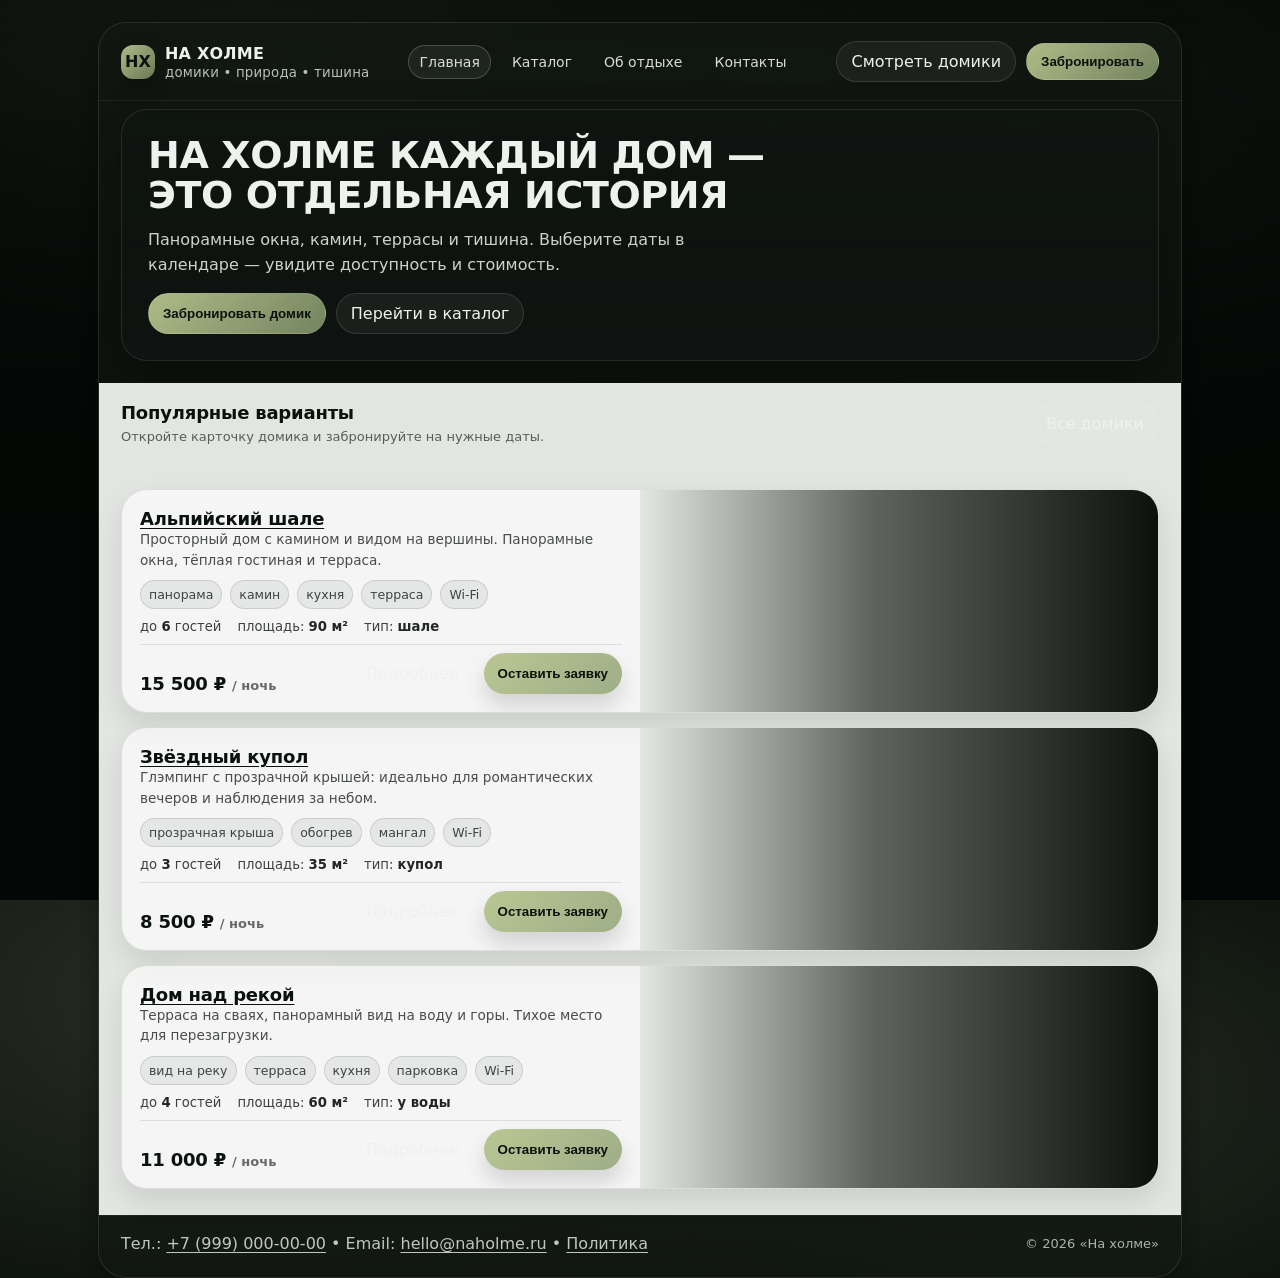
<file: index.html>
<!doctype html>
<html lang="ru">
<head>
  <meta charset="utf-8" />
  <meta name="viewport" content="width=device-width, initial-scale=1" />
  <title>На холме — бронирование коттеджей</title>
  <meta name="description" content="Уютные домики на природе: шале, купола, у воды. Онлайн-заявка на бронирование." />
  <link rel="stylesheet" href="assets/css/styles.css" />
</head>
<body>
  <div class="page-bg" aria-hidden="true"></div>

  <main class="container">
    <section class="shell">
      <header class="header">
        <a class="brand" href="index.html">
          <div class="logo">НХ</div>
          <div>
            <div>НА ХОЛМЕ</div>
            <small>домики • природа • тишина</small>
          </div>
        </a>

        <nav aria-label="Навигация">
          <a data-page="index.html" href="index.html">Главная</a>
          <a data-page="catalog.html" href="catalog.html">Каталог</a>
          <a data-page="about.html" href="about.html">Об отдыхе</a>
          <a data-page="contacts.html" href="contacts.html">Контакты</a>
        </nav>

        <div class="header-actions">
          <a class="btn" href="catalog.html">Смотреть домики</a>
          <button class="btn btn-primary" type="button" data-open-booking>Забронировать</button>
          <button class="btn nav-toggle" type="button" id="navToggle">Меню</button>
        </div>
      </header>

      <div class="mobile-nav" id="mobileNav">
        <a href="index.html">Главная</a>
        <a href="catalog.html">Каталог</a>
        <a href="about.html">Об отдыхе</a>
        <a href="contacts.html">Контакты</a>
      </div>

      <section class="hero">
        <div class="hero-card">
          <h1>НА ХОЛМЕ КАЖДЫЙ ДОМ —<br/>ЭТО ОТДЕЛЬНАЯ ИСТОРИЯ</h1>
          <p>
            Панорамные окна, камин, террасы и тишина. Выберите даты в календаре — увидите доступность и стоимость.
          </p>
          <div style="display:flex; gap:10px; flex-wrap:wrap;">
            <button class="btn btn-primary" type="button" data-open-booking>Забронировать домик</button>
            <a class="btn" href="catalog.html">Перейти в каталог</a>
          </div>
        </div>
      </section>

      <section class="section strip">
        <div class="strip-row">
          <div>
            <h2>Популярные варианты</h2>
            <div class="hint">Откройте карточку домика и забронируйте на нужные даты.</div>
          </div>
          <a class="btn" href="catalog.html">Все домики</a>
        </div>
      </section>

      <section class="section listings">
        <div id="list"></div>
      </section>

      <footer class="footer">
        <div>
          Тел.: <a href="tel:+79990000000">+7 (999) 000-00-00</a> •
          Email: <a href="mailto:hello@naholme.ru">hello@naholme.ru</a> •
          <a href="policy.html">Политика</a>
        </div>
        <div style="color: rgba(238,242,238,.70); font-size: 13px;">
          © <span id="year"></span> «На холме»
        </div>
      </footer>
    </section>
  </main>

  <!-- MODAL -->
  <div class="modal-backdrop" id="modal" aria-hidden="true">
    <div class="modal" role="dialog" aria-modal="true" aria-labelledby="modalTitle">
      <div class="modal-head">
        <div>
          <h3 id="modalTitle">Заявка на бронирование</h3>
          <p>Выберите домик и даты — мы свяжемся и подтвердим бронь.</p>
        </div>
        <button class="modal-close" id="closeModal" aria-label="Закрыть">✕</button>
      </div>

      <div class="modal-body">
        <form class="form" id="bookingForm">
          <div class="form-grid">
            <div class="field" style="grid-column: 1 / -1;">
              <span>Домик</span>
              <select name="houseId" id="houseSelect" required></select>
            </div>

            <div class="field">
              <span>Заезд</span>
              <input name="checkIn" id="checkIn" type="date" required />
            </div>

            <div class="field">
              <span>Выезд</span>
              <input name="checkOut" id="checkOut" type="date" required />
            </div>

            <div class="field">
              <span>Гостей</span>
              <select name="guests" required>
                <option value="1">1</option>
                <option value="2" selected>2</option>
                <option value="3">3</option>
                <option value="4">4</option>
                <option value="5">5</option>
                <option value="6">6</option>
                <option value="7">7</option>
                <option value="8">8</option>
              </select>
            </div>

            <div class="field">
              <span>Имя</span>
              <input name="name" type="text" placeholder="Например, Анна" required />
            </div>

            <div class="field" style="grid-column:1 / -1;">
              <span>Телефон</span>
              <input name="phone" type="tel" placeholder="+7 (___) ___-__-__" required />
            </div>

            <div class="field">
              <span>Мессенджер</span>
              <select name="contactWay" required>
                <option value="phone" selected>Телефон</option>
                <option value="whatsapp">WhatsApp</option>
                <option value="telegram">Telegram</option>
              </select>
            </div>

            <div class="field">
              <span>Комментарий</span>
              <textarea name="comment" placeholder="Пожелания: купель, поздний заезд, питомец..."></textarea>
            </div>
          </div>

          <!-- Calendar + Pricing -->
          <div class="cal-wrap">
            <div class="cal-head">
              <div class="cal-title" id="calTitle">Доступность</div>
              <div class="cal-nav">
                <button class="btn" type="button" id="calPrev">←</button>
                <button class="btn" type="button" id="calNext">→</button>
              </div>
            </div>

            <div class="cal-grid" id="calGrid"></div>

            <div class="price-box" id="priceBox">
              <div class="price-row2">
                <span>Ночей</span><b id="nightsOut">—</b>
              </div>
              <div class="price-row2">
                <span>Базовая цена</span><b id="baseOut">—</b>
              </div>
              <div class="price-row2">
                <span>Коэффициенты (сезон/выходные)</span><b id="modsOut">—</b>
              </div>
              <div class="price-row2">
                <span class="price-total">Итого</span><b class="price-total" id="totalOut">—</b>
              </div>
              <div class="price-note" id="breakdownOut"></div>
            </div>
          </div>

          <div class="form-actions">
            <button class="btn btn-primary" type="submit">Отправить</button>
          </div>

          <div style="margin-top:10px; color: rgba(238,242,238,.70); font-size: 12.5px; line-height:1.45;">
            Нажимая «Отправить», вы соглашаетесь с <a href="policy.html" style="text-decoration:underline; text-underline-offset:3px;">политикой</a>.
          </div>
        </form>

        <aside class="summary" aria-label="Сводка">
          <div class="img" id="summaryImg"></div>
          <div class="overlay"></div>
          <div class="content">
            <div style="display:flex; align-items:flex-start; justify-content:space-between; gap:10px;">
              <h4 id="summaryTitle">—</h4>
              <span class="pill" id="summaryPill">—</span>
            </div>
            <div class="meta2">
              <div><span>Вместимость</span><b id="summaryGuests">—</b></div>
              <div><span>Площадь</span><b id="summaryArea">—</b></div>
              <div><span>Цена</span><b id="summaryPrice">—</b></div>
            </div>
            <div style="margin-top:auto; color: rgba(238,242,238,.76); font-size: 12.8px; line-height:1.45;">
              Итоговую стоимость подтвердим после проверки дат (праздники/акции могут отличаться).
            </div>
          </div>
        </aside>
      </div>
    </div>
  </div>

  <script src="assets/js/data.js"></script>
  <script src="assets/js/app.js"></script>
</body>
</html>
</file>
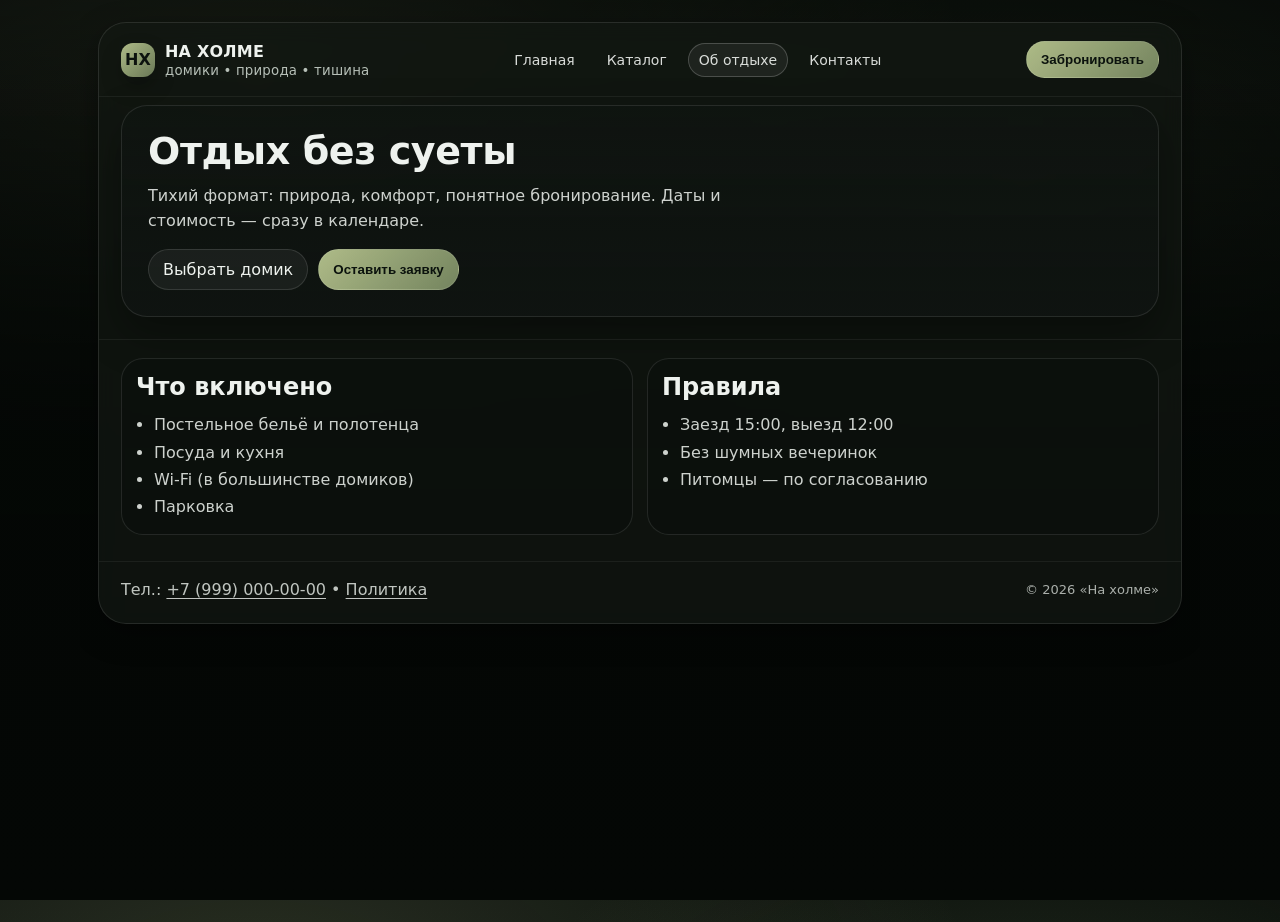
<file: about.html>
<!doctype html>
<html lang="ru">
<head>
  <meta charset="utf-8" />
  <meta name="viewport" content="width=device-width, initial-scale=1" />
  <title>Об отдыхе — На холме</title>
  <link rel="stylesheet" href="assets/css/styles.css" />
</head>
<body>
  <div class="page-bg" aria-hidden="true"></div>

  <main class="container">
    <section class="shell">
      <header class="header">
        <a class="brand" href="index.html">
          <div class="logo">НХ</div>
          <div><div>НА ХОЛМЕ</div><small>домики • природа • тишина</small></div>
        </a>

        <nav>
          <a data-page="index.html" href="index.html">Главная</a>
          <a data-page="catalog.html" href="catalog.html">Каталог</a>
          <a data-page="about.html" href="about.html">Об отдыхе</a>
          <a data-page="contacts.html" href="contacts.html">Контакты</a>
        </nav>

        <div class="header-actions">
          <button class="btn btn-primary" type="button" data-open-booking>Забронировать</button>
          <button class="btn nav-toggle" type="button" id="navToggle">Меню</button>
        </div>
      </header>

      <div class="mobile-nav" id="mobileNav">
        <a href="index.html">Главная</a>
        <a href="catalog.html">Каталог</a>
        <a href="about.html">Об отдыхе</a>
        <a href="contacts.html">Контакты</a>
      </div>

      <section class="hero">
        <div class="hero-card">
          <h1>Отдых без суеты</h1>
          <p>Тихий формат: природа, комфорт, понятное бронирование. Даты и стоимость — сразу в календаре.</p>
          <div style="display:flex; gap:10px; flex-wrap:wrap;">
            <a class="btn" href="catalog.html">Выбрать домик</a>
            <button class="btn btn-primary" type="button" data-open-booking>Оставить заявку</button>
          </div>
        </div>
      </section>

      <section class="section">
        <div class="grid-2">
          <div class="card">
            <h2 style="margin:0 0 10px;">Что включено</h2>
            <ul style="margin:0; padding-left:18px; color: rgba(238,242,238,.86); line-height:1.7;">
              <li>Постельное бельё и полотенца</li>
              <li>Посуда и кухня</li>
              <li>Wi-Fi (в большинстве домиков)</li>
              <li>Парковка</li>
            </ul>
          </div>
          <div class="card">
            <h2 style="margin:0 0 10px;">Правила</h2>
            <ul style="margin:0; padding-left:18px; color: rgba(238,242,238,.86); line-height:1.7;">
              <li>Заезд 15:00, выезд 12:00</li>
              <li>Без шумных вечеринок</li>
              <li>Питомцы — по согласованию</li>
            </ul>
          </div>
        </div>
      </section>

      <footer class="footer">
        <div>Тел.: <a href="tel:+79990000000">+7 (999) 000-00-00</a> • <a href="policy.html">Политика</a></div>
        <div style="color: rgba(238,242,238,.70); font-size: 13px;">© <span id="year"></span> «На холме»</div>
      </footer>
    </section>
  </main>

  <!-- MODAL -->
  <div class="modal-backdrop" id="modal" aria-hidden="true">
    <div class="modal" role="dialog" aria-modal="true">
      <div class="modal-head">
        <div><h3>Заявка на бронирование</h3><p>Выберите даты — увидите доступность и стоимость.</p></div>
        <button class="modal-close" id="closeModal" aria-label="Закрыть">✕</button>
      </div>

      <div class="modal-body">
        <form class="form" id="bookingForm">
          <div class="form-grid">
            <div class="field" style="grid-column: 1 / -1;"><span>Домик</span><select name="houseId" id="houseSelect" required></select></div>
            <div class="field"><span>Заезд</span><input name="checkIn" id="checkIn" type="date" required /></div>
            <div class="field"><span>Выезд</span><input name="checkOut" id="checkOut" type="date" required /></div>
            <div class="field"><span>Гостей</span><select name="guests" required><option>1</option><option selected>2</option><option>3</option><option>4</option><option>5</option><option>6</option></select></div>
            <div class="field"><span>Имя</span><input name="name" required /></div>
            <div class="field" style="grid-column:1 / -1;"><span>Телефон</span><input name="phone" type="tel" required /></div>
            <div class="field"><span>Мессенджер</span><select name="contactWay" required><option value="phone" selected>Телефон</option><option value="whatsapp">WhatsApp</option><option value="telegram">Telegram</option></select></div>
            <div class="field"><span>Комментарий</span><textarea name="comment"></textarea></div>
          </div>

          <div class="cal-wrap">
            <div class="cal-head">
              <div class="cal-title" id="calTitle">Доступность</div>
              <div class="cal-nav"><button class="btn" type="button" id="calPrev">←</button><button class="btn" type="button" id="calNext">→</button></div>
            </div>
            <div class="cal-grid" id="calGrid"></div>
            <div class="price-box" id="priceBox">
              <div class="price-row2"><span>Ночей</span><b id="nightsOut">—</b></div>
              <div class="price-row2"><span>Базовая цена</span><b id="baseOut">—</b></div>
              <div class="price-row2"><span>Коэффициенты (сезон/выходные)</span><b id="modsOut">—</b></div>
              <div class="price-row2"><span class="price-total">Итого</span><b class="price-total" id="totalOut">—</b></div>
              <div class="price-note" id="breakdownOut"></div>
            </div>
          </div>

          <div class="form-actions"><button class="btn btn-primary" type="submit">Отправить</button></div>
        </form>

        <aside class="summary">
          <div class="img" id="summaryImg"></div><div class="overlay"></div>
          <div class="content">
            <div style="display:flex; justify-content:space-between; gap:10px;"><h4 id="summaryTitle">—</h4><span class="pill" id="summaryPill">—</span></div>
            <div class="meta2">
              <div><span>Вместимость</span><b id="summaryGuests">—</b></div>
              <div><span>Площадь</span><b id="summaryArea">—</b></div>
              <div><span>Цена</span><b id="summaryPrice">—</b></div>
            </div>
          </div>
        </aside>
      </div>
    </div>
  </div>

  <script src="assets/js/data.js"></script>
  <script src="assets/js/app.js"></script>
</body>
</html>
</file>
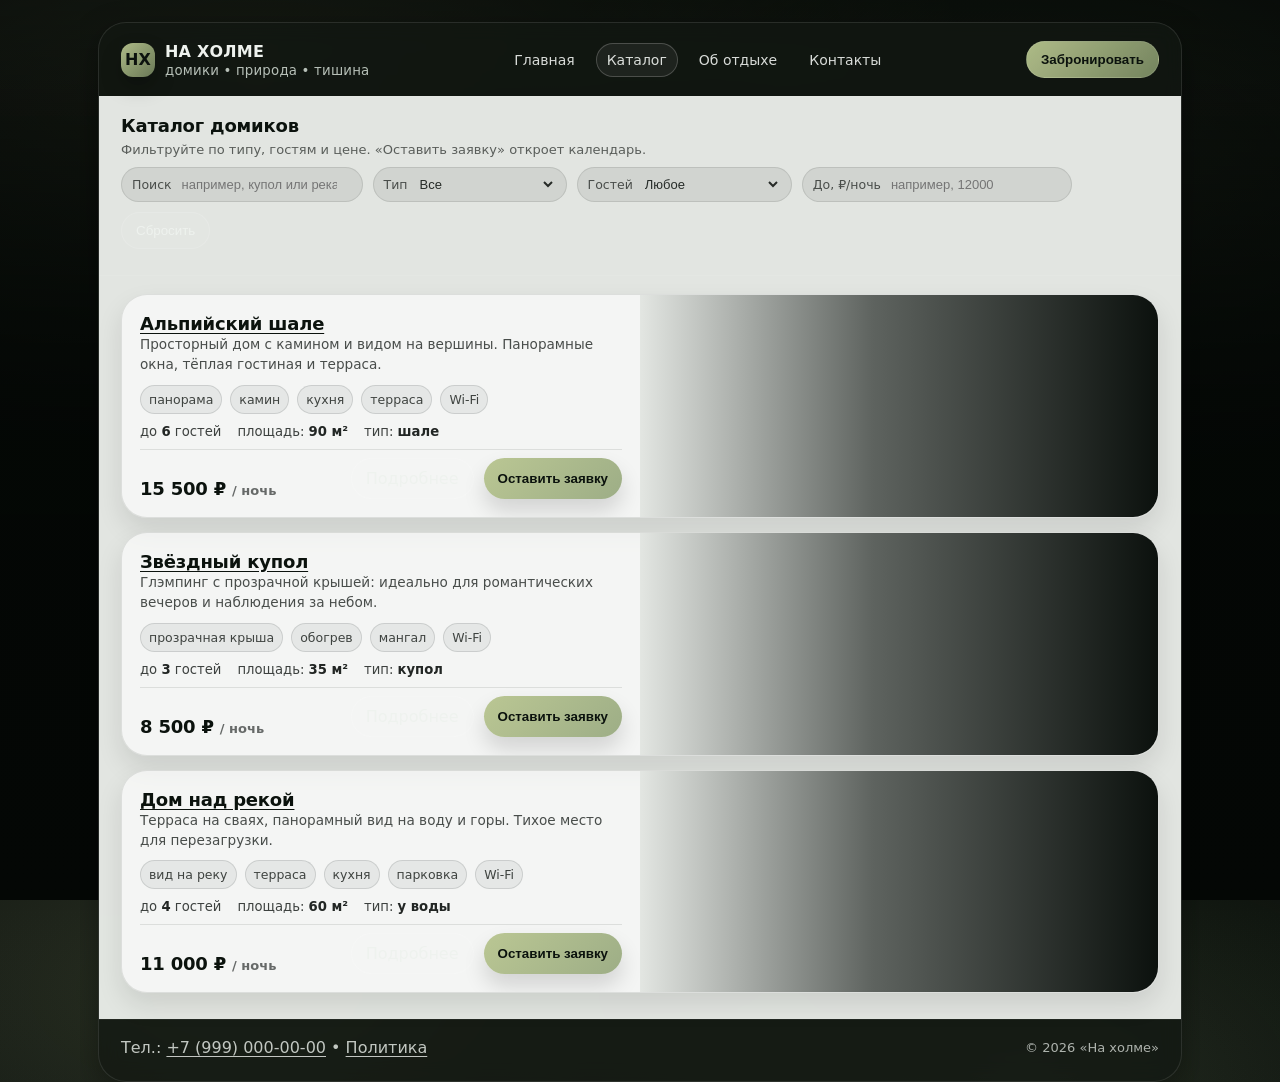
<file: catalog.html>
<!doctype html>
<html lang="ru">
<head>
  <meta charset="utf-8" />
  <meta name="viewport" content="width=device-width, initial-scale=1" />
  <title>Каталог домиков — На холме</title>
  <link rel="stylesheet" href="assets/css/styles.css" />
</head>
<body>
  <div class="page-bg" aria-hidden="true"></div>

  <main class="container">
    <section class="shell">
      <header class="header">
        <a class="brand" href="index.html">
          <div class="logo">НХ</div>
          <div>
            <div>НА ХОЛМЕ</div>
            <small>домики • природа • тишина</small>
          </div>
        </a>

        <nav>
          <a data-page="index.html" href="index.html">Главная</a>
          <a data-page="catalog.html" href="catalog.html">Каталог</a>
          <a data-page="about.html" href="about.html">Об отдыхе</a>
          <a data-page="contacts.html" href="contacts.html">Контакты</a>
        </nav>

        <div class="header-actions">
          <button class="btn btn-primary" type="button" data-open-booking>Забронировать</button>
          <button class="btn nav-toggle" type="button" id="navToggle">Меню</button>
        </div>
      </header>

      <div class="mobile-nav" id="mobileNav">
        <a href="index.html">Главная</a>
        <a href="catalog.html">Каталог</a>
        <a href="about.html">Об отдыхе</a>
        <a href="contacts.html">Контакты</a>
      </div>

      <section class="section strip">
        <div class="strip-row">
          <div>
            <h2>Каталог домиков</h2>
            <div class="hint">Фильтруйте по типу, гостям и цене. «Оставить заявку» откроет календарь.</div>
          </div>
        </div>

        <div class="filters">
          <div class="control">
            <label for="q">Поиск</label>
            <input id="q" type="search" placeholder="например, купол или река" />
          </div>

          <div class="control">
            <label for="type">Тип</label>
            <select id="type">
              <option value="all">Все</option>
              <option value="chalet">Шале</option>
              <option value="dome">Купол</option>
              <option value="river">У воды</option>
            </select>
          </div>

          <div class="control">
            <label for="guests">Гостей</label>
            <select id="guests">
              <option value="0">Любое</option>
              <option value="2">от 2</option>
              <option value="4">от 4</option>
              <option value="6">от 6</option>
            </select>
          </div>

          <div class="control">
            <label for="maxPrice">До, ₽/ночь</label>
            <input id="maxPrice" type="number" placeholder="например, 12000" min="0" />
          </div>

          <button class="btn" id="reset" type="button">Сбросить</button>
        </div>
      </section>

      <section class="section listings">
        <div id="list"></div>
      </section>

      <footer class="footer">
        <div>
          Тел.: <a href="tel:+79990000000">+7 (999) 000-00-00</a> • <a href="policy.html">Политика</a>
        </div>
        <div style="color: rgba(238,242,238,.70); font-size: 13px;">© <span id="year"></span> «На холме»</div>
      </footer>
    </section>
  </main>

  <!-- MODAL -->
  <div class="modal-backdrop" id="modal" aria-hidden="true">
    <div class="modal" role="dialog" aria-modal="true">
      <div class="modal-head">
        <div>
          <h3>Заявка на бронирование</h3>
          <p>Выберите даты — увидите доступность и итоговую стоимость.</p>
        </div>
        <button class="modal-close" id="closeModal" aria-label="Закрыть">✕</button>
      </div>

      <div class="modal-body">
        <form class="form" id="bookingForm">
          <div class="form-grid">
            <div class="field" style="grid-column: 1 / -1;">
              <span>Домик</span>
              <select name="houseId" id="houseSelect" required></select>
            </div>

            <div class="field">
              <span>Заезд</span>
              <input name="checkIn" id="checkIn" type="date" required />
            </div>

            <div class="field">
              <span>Выезд</span>
              <input name="checkOut" id="checkOut" type="date" required />
            </div>

            <div class="field">
              <span>Гостей</span>
              <select name="guests" required>
                <option value="1">1</option>
                <option value="2" selected>2</option>
                <option value="3">3</option>
                <option value="4">4</option>
                <option value="5">5</option>
                <option value="6">6</option>
              </select>
            </div>

            <div class="field">
              <span>Имя</span>
              <input name="name" required />
            </div>

            <div class="field" style="grid-column:1 / -1;">
              <span>Телефон</span>
              <input name="phone" type="tel" required />
            </div>

            <div class="field">
              <span>Мессенджер</span>
              <select name="contactWay" required>
                <option value="phone" selected>Телефон</option>
                <option value="whatsapp">WhatsApp</option>
                <option value="telegram">Telegram</option>
              </select>
            </div>

            <div class="field">
              <span>Комментарий</span>
              <textarea name="comment"></textarea>
            </div>
          </div>

          <!-- Calendar + Pricing -->
          <div class="cal-wrap">
            <div class="cal-head">
              <div class="cal-title" id="calTitle">Доступность</div>
              <div class="cal-nav">
                <button class="btn" type="button" id="calPrev">←</button>
                <button class="btn" type="button" id="calNext">→</button>
              </div>
            </div>

            <div class="cal-grid" id="calGrid"></div>

            <div class="price-box" id="priceBox">
              <div class="price-row2"><span>Ночей</span><b id="nightsOut">—</b></div>
              <div class="price-row2"><span>Базовая цена</span><b id="baseOut">—</b></div>
              <div class="price-row2"><span>Коэффициенты (сезон/выходные)</span><b id="modsOut">—</b></div>
              <div class="price-row2"><span class="price-total">Итого</span><b class="price-total" id="totalOut">—</b></div>
              <div class="price-note" id="breakdownOut"></div>
            </div>
          </div>

          <div class="form-actions">
            <button class="btn btn-primary" type="submit">Отправить</button>
          </div>
        </form>

        <aside class="summary">
          <div class="img" id="summaryImg"></div>
          <div class="overlay"></div>
          <div class="content">
            <div style="display:flex; justify-content:space-between; gap:10px;">
              <h4 id="summaryTitle">—</h4>
              <span class="pill" id="summaryPill">—</span>
            </div>
            <div class="meta2">
              <div><span>Вместимость</span><b id="summaryGuests">—</b></div>
              <div><span>Площадь</span><b id="summaryArea">—</b></div>
              <div><span>Цена</span><b id="summaryPrice">—</b></div>
            </div>
          </div>
        </aside>
      </div>
    </div>
  </div>

  <script src="assets/js/data.js"></script>
  <script src="assets/js/app.js"></script>
</body>
</html>
</file>
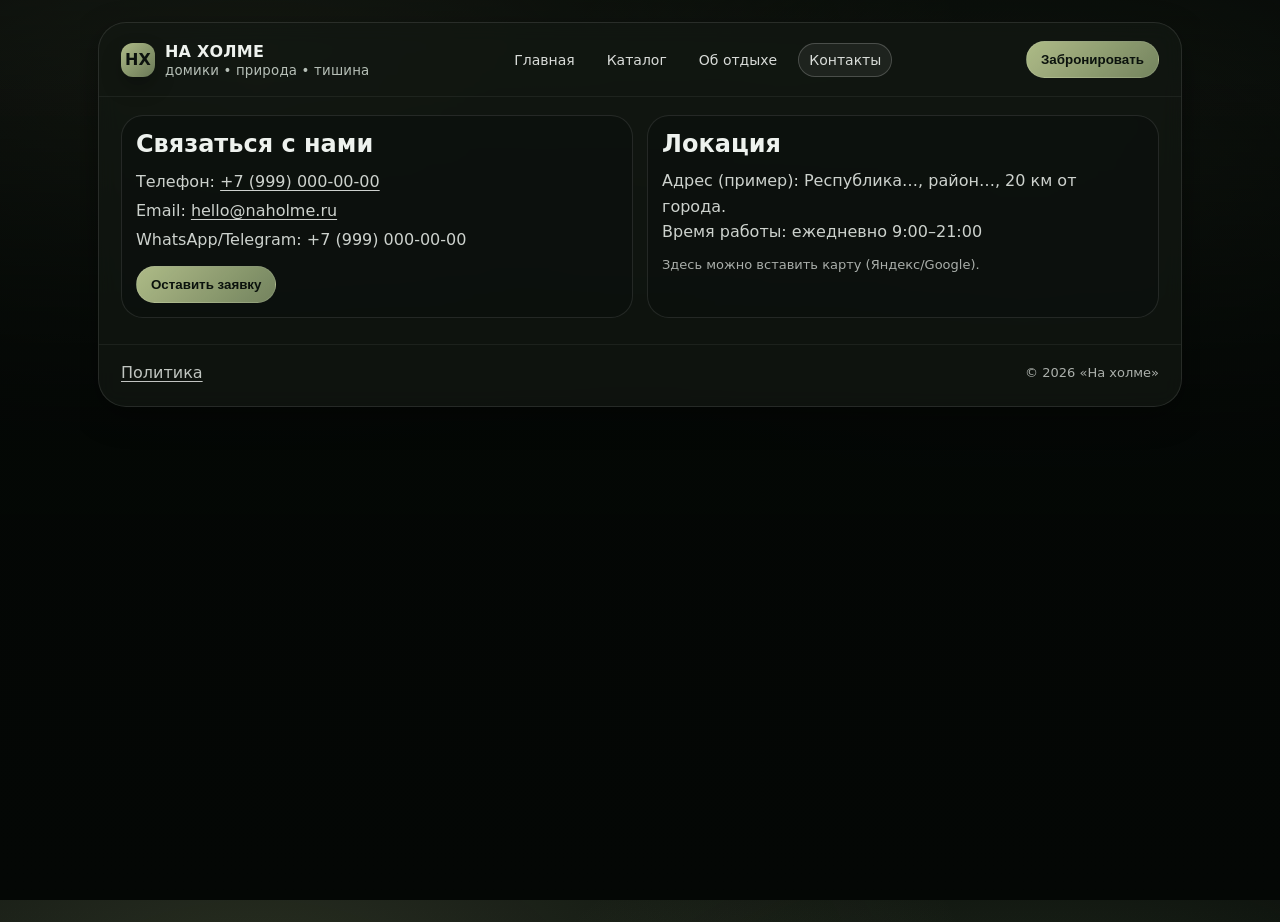
<file: contacts.html>
<!doctype html>
<html lang="ru">
<head>
  <meta charset="utf-8" />
  <meta name="viewport" content="width=device-width, initial-scale=1" />
  <title>Контакты — На холме</title>
  <link rel="stylesheet" href="assets/css/styles.css" />
</head>
<body>
  <div class="page-bg" aria-hidden="true"></div>

  <main class="container">
    <section class="shell">
      <header class="header">
        <a class="brand" href="index.html">
          <div class="logo">НХ</div>
          <div><div>НА ХОЛМЕ</div><small>домики • природа • тишина</small></div>
        </a>

        <nav>
          <a data-page="index.html" href="index.html">Главная</a>
          <a data-page="catalog.html" href="catalog.html">Каталог</a>
          <a data-page="about.html" href="about.html">Об отдыхе</a>
          <a data-page="contacts.html" href="contacts.html">Контакты</a>
        </nav>

        <div class="header-actions">
          <button class="btn btn-primary" type="button" data-open-booking>Забронировать</button>
          <button class="btn nav-toggle" type="button" id="navToggle">Меню</button>
        </div>
      </header>

      <div class="mobile-nav" id="mobileNav">
        <a href="index.html">Главная</a>
        <a href="catalog.html">Каталог</a>
        <a href="about.html">Об отдыхе</a>
        <a href="contacts.html">Контакты</a>
      </div>

      <section class="section">
        <div class="grid-2">
          <div class="card">
            <h2 style="margin:0 0 10px;">Связаться с нами</h2>
            <div style="line-height:1.8; color: rgba(238,242,238,.86);">
              Телефон: <a href="tel:+79990000000" style="text-decoration:underline; text-underline-offset:3px;">+7 (999) 000-00-00</a><br/>
              Email: <a href="mailto:hello@naholme.ru" style="text-decoration:underline; text-underline-offset:3px;">hello@naholme.ru</a><br/>
              WhatsApp/Telegram: +7 (999) 000-00-00
            </div>
            <div style="margin-top:12px;">
              <button class="btn btn-primary" type="button" data-open-booking>Оставить заявку</button>
            </div>
          </div>

          <div class="card">
            <h2 style="margin:0 0 10px;">Локация</h2>
            <div style="color: rgba(238,242,238,.86); line-height:1.6;">
              Адрес (пример): Республика…, район…, 20 км от города.<br/>
              Время работы: ежедневно 9:00–21:00
            </div>
            <div style="margin-top:12px; color: rgba(238,242,238,.70); font-size: 13px;">
              Здесь можно вставить карту (Яндекс/Google).
            </div>
          </div>
        </div>
      </section>

      <footer class="footer">
        <div><a href="policy.html">Политика</a></div>
        <div style="color: rgba(238,242,238,.70); font-size: 13px;">© <span id="year"></span> «На холме»</div>
      </footer>
    </section>
  </main>

  <!-- MODAL -->
  <div class="modal-backdrop" id="modal" aria-hidden="true">
    <div class="modal" role="dialog" aria-modal="true">
      <div class="modal-head">
        <div><h3>Заявка на бронирование</h3><p>Выберите даты — увидите доступность и стоимость.</p></div>
        <button class="modal-close" id="closeModal" aria-label="Закрыть">✕</button>
      </div>

      <div class="modal-body">
        <form class="form" id="bookingForm">
          <div class="form-grid">
            <div class="field" style="grid-column: 1 / -1;"><span>Домик</span><select name="houseId" id="houseSelect" required></select></div>
            <div class="field"><span>Заезд</span><input name="checkIn" id="checkIn" type="date" required /></div>
            <div class="field"><span>Выезд</span><input name="checkOut" id="checkOut" type="date" required /></div>
            <div class="field"><span>Гостей</span><select name="guests" required><option>1</option><option selected>2</option><option>3</option><option>4</option><option>5</option><option>6</option></select></div>
            <div class="field"><span>Имя</span><input name="name" required /></div>
            <div class="field" style="grid-column:1 / -1;"><span>Телефон</span><input name="phone" type="tel" required /></div>
            <div class="field"><span>Мессенджер</span><select name="contactWay" required><option value="phone" selected>Телефон</option><option value="whatsapp">WhatsApp</option><option value="telegram">Telegram</option></select></div>
            <div class="field"><span>Комментарий</span><textarea name="comment"></textarea></div>
          </div>

          <div class="cal-wrap">
            <div class="cal-head">
              <div class="cal-title" id="calTitle">Доступность</div>
              <div class="cal-nav"><button class="btn" type="button" id="calPrev">←</button><button class="btn" type="button" id="calNext">→</button></div>
            </div>
            <div class="cal-grid" id="calGrid"></div>
            <div class="price-box" id="priceBox">
              <div class="price-row2"><span>Ночей</span><b id="nightsOut">—</b></div>
              <div class="price-row2"><span>Базовая цена</span><b id="baseOut">—</b></div>
              <div class="price-row2"><span>Коэффициенты (сезон/выходные)</span><b id="modsOut">—</b></div>
              <div class="price-row2"><span class="price-total">Итого</span><b class="price-total" id="totalOut">—</b></div>
              <div class="price-note" id="breakdownOut"></div>
            </div>
          </div>

          <div class="form-actions"><button class="btn btn-primary" type="submit">Отправить</button></div>
        </form>

        <aside class="summary">
          <div class="img" id="summaryImg"></div><div class="overlay"></div>
          <div class="content">
            <div style="display:flex; justify-content:space-between; gap:10px;"><h4 id="summaryTitle">—</h4><span class="pill" id="summaryPill">—</span></div>
            <div class="meta2">
              <div><span>Вместимость</span><b id="summaryGuests">—</b></div>
              <div><span>Площадь</span><b id="summaryArea">—</b></div>
              <div><span>Цена</span><b id="summaryPrice">—</b></div>
            </div>
          </div>
        </aside>
      </div>
    </div>
  </div>

  <script src="assets/js/data.js"></script>
  <script src="assets/js/app.js"></script>
</body>
</html>
</file>
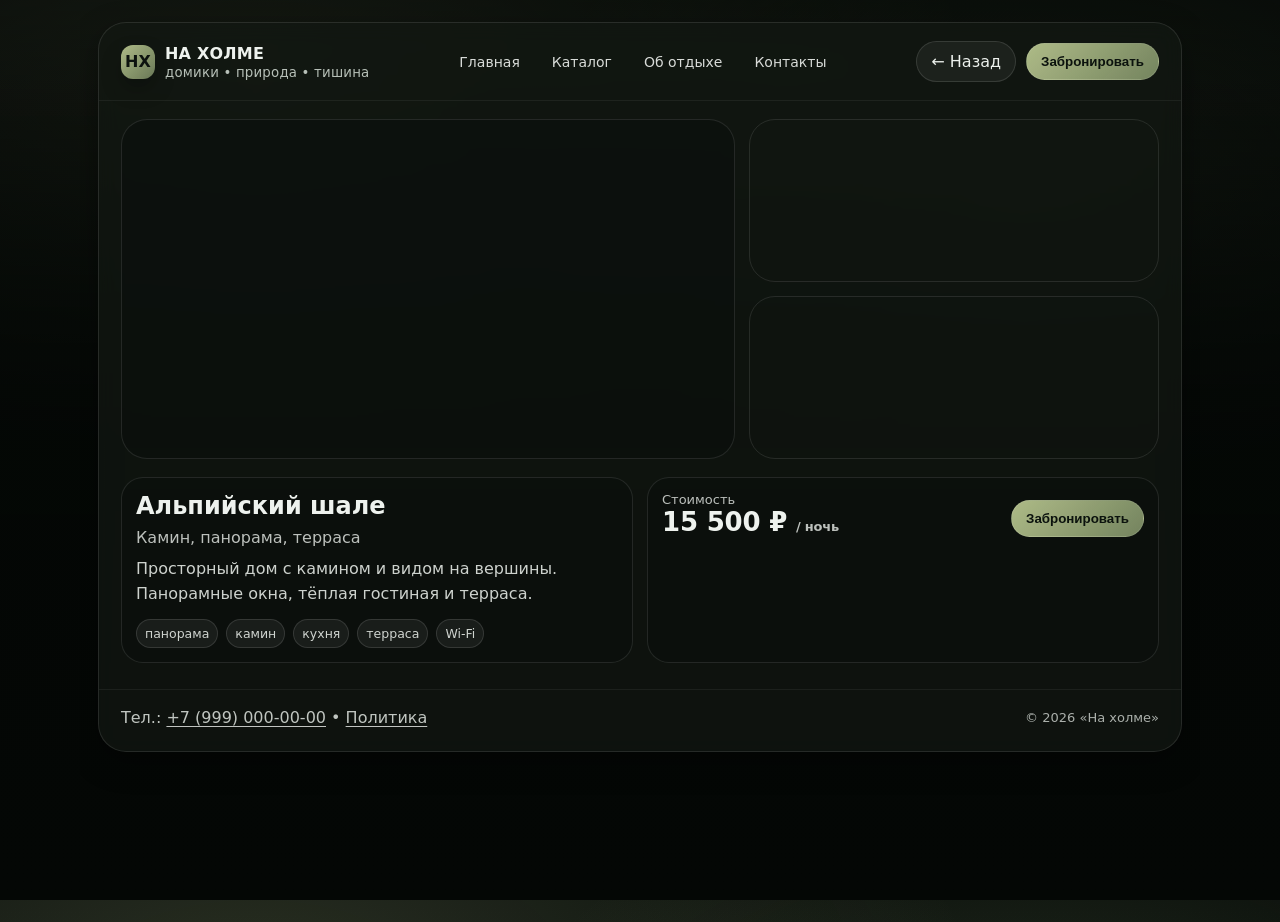
<file: house.html>
<!doctype html>
<html lang="ru">
<head>
  <meta charset="utf-8" />
  <meta name="viewport" content="width=device-width, initial-scale=1" />
  <title>Домик — На холме</title>
  <link rel="stylesheet" href="assets/css/styles.css" />
</head>
<body>
  <div class="page-bg" aria-hidden="true"></div>

  <main class="container">
    <section class="shell">
      <header class="header">
        <a class="brand" href="index.html">
          <div class="logo">НХ</div>
          <div>
            <div>НА ХОЛМЕ</div>
            <small>домики • природа • тишина</small>
          </div>
        </a>

        <nav>
          <a data-page="index.html" href="index.html">Главная</a>
          <a data-page="catalog.html" href="catalog.html">Каталог</a>
          <a data-page="about.html" href="about.html">Об отдыхе</a>
          <a data-page="contacts.html" href="contacts.html">Контакты</a>
        </nav>

        <div class="header-actions">
          <a class="btn" href="catalog.html">← Назад</a>
          <button class="btn btn-primary" type="button" data-open-booking>Забронировать</button>
          <button class="btn nav-toggle" type="button" id="navToggle">Меню</button>
        </div>
      </header>

      <div class="mobile-nav" id="mobileNav">
        <a href="index.html">Главная</a>
        <a href="catalog.html">Каталог</a>
        <a href="about.html">Об отдыхе</a>
        <a href="contacts.html">Контакты</a>
      </div>

      <section class="section" style="border-top:1px solid rgba(255,255,255,.06);">
        <div id="houseRoot"></div>
      </section>

      <footer class="footer">
        <div>Тел.: <a href="tel:+79990000000">+7 (999) 000-00-00</a> • <a href="policy.html">Политика</a></div>
        <div style="color: rgba(238,242,238,.70); font-size: 13px;">© <span id="year"></span> «На холме»</div>
      </footer>
    </section>
  </main>

  <!-- MODAL -->
  <div class="modal-backdrop" id="modal" aria-hidden="true">
    <div class="modal" role="dialog" aria-modal="true">
      <div class="modal-head">
        <div>
          <h3>Заявка на бронирование</h3>
          <p>Выберите даты — увидите доступность и стоимость.</p>
        </div>
        <button class="modal-close" id="closeModal" aria-label="Закрыть">✕</button>
      </div>

      <div class="modal-body">
        <form class="form" id="bookingForm">
          <div class="form-grid">
            <div class="field" style="grid-column: 1 / -1;">
              <span>Домик</span>
              <select name="houseId" id="houseSelect" required></select>
            </div>

            <div class="field"><span>Заезд</span><input name="checkIn" id="checkIn" type="date" required /></div>
            <div class="field"><span>Выезд</span><input name="checkOut" id="checkOut" type="date" required /></div>

            <div class="field">
              <span>Гостей</span>
              <select name="guests" required>
                <option value="1">1</option><option value="2" selected>2</option><option value="3">3</option><option value="4">4</option>
                <option value="5">5</option><option value="6">6</option>
              </select>
            </div>

            <div class="field"><span>Имя</span><input name="name" required /></div>
            <div class="field" style="grid-column:1 / -1;"><span>Телефон</span><input name="phone" type="tel" required /></div>

            <div class="field">
              <span>Мессенджер</span>
              <select name="contactWay" required>
                <option value="phone" selected>Телефон</option>
                <option value="whatsapp">WhatsApp</option>
                <option value="telegram">Telegram</option>
              </select>
            </div>

            <div class="field"><span>Комментарий</span><textarea name="comment"></textarea></div>
          </div>

          <!-- Calendar + Pricing -->
          <div class="cal-wrap">
            <div class="cal-head">
              <div class="cal-title" id="calTitle">Доступность</div>
              <div class="cal-nav">
                <button class="btn" type="button" id="calPrev">←</button>
                <button class="btn" type="button" id="calNext">→</button>
              </div>
            </div>

            <div class="cal-grid" id="calGrid"></div>

            <div class="price-box" id="priceBox">
              <div class="price-row2"><span>Ночей</span><b id="nightsOut">—</b></div>
              <div class="price-row2"><span>Базовая цена</span><b id="baseOut">—</b></div>
              <div class="price-row2"><span>Коэффициенты (сезон/выходные)</span><b id="modsOut">—</b></div>
              <div class="price-row2"><span class="price-total">Итого</span><b class="price-total" id="totalOut">—</b></div>
              <div class="price-note" id="breakdownOut"></div>
            </div>
          </div>

          <div class="form-actions"><button class="btn btn-primary" type="submit">Отправить</button></div>
        </form>

        <aside class="summary">
          <div class="img" id="summaryImg"></div><div class="overlay"></div>
          <div class="content">
            <div style="display:flex; justify-content:space-between; gap:10px;"><h4 id="summaryTitle">—</h4><span class="pill" id="summaryPill">—</span></div>
            <div class="meta2">
              <div><span>Вместимость</span><b id="summaryGuests">—</b></div>
              <div><span>Площадь</span><b id="summaryArea">—</b></div>
              <div><span>Цена</span><b id="summaryPrice">—</b></div>
            </div>
          </div>
        </aside>
      </div>
    </div>
  </div>

  <script src="assets/js/data.js"></script>
  <script src="assets/js/app.js"></script>
</body>
</html>
</file>
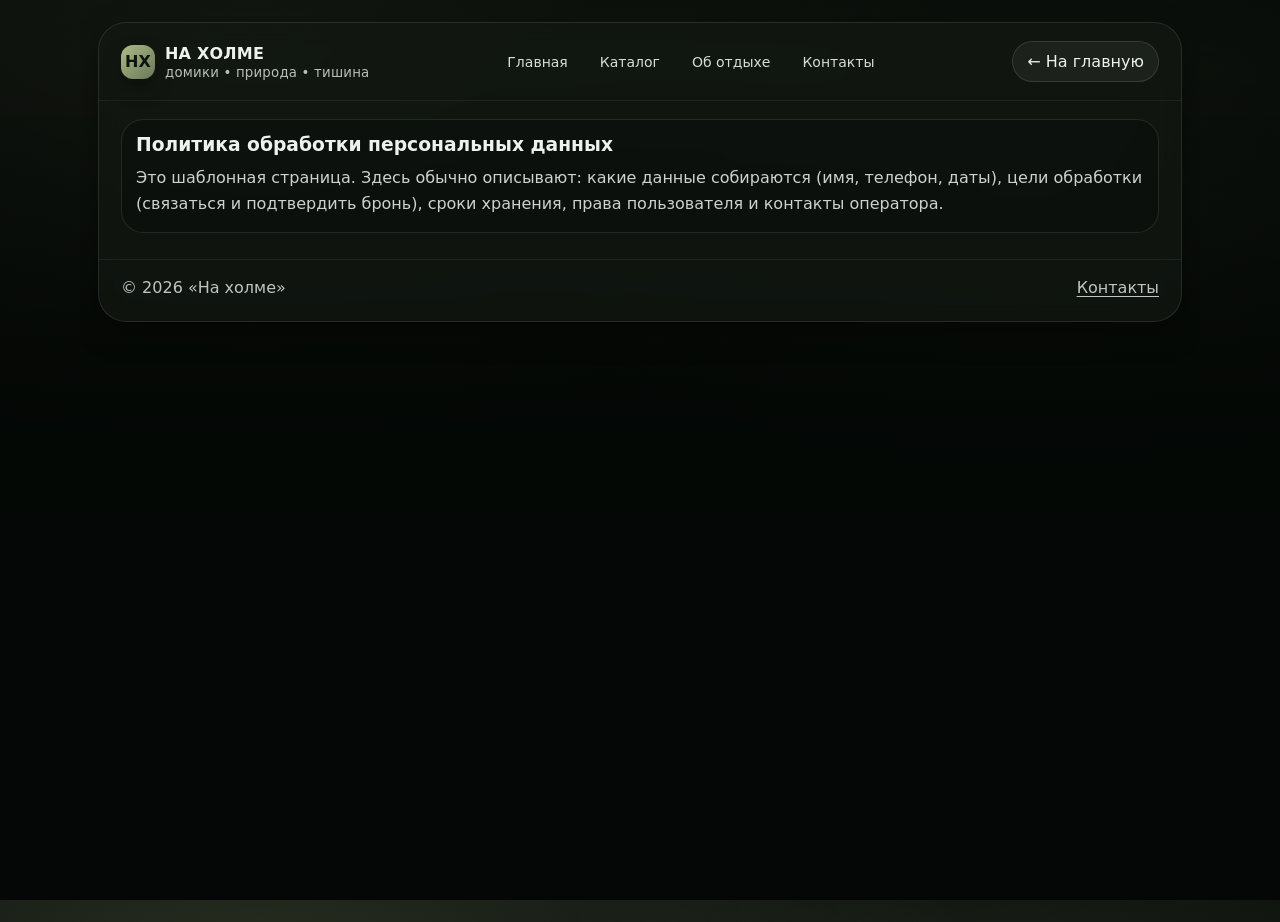
<file: policy.html>
<!doctype html>
<html lang="ru">
<head>
  <meta charset="utf-8" />
  <meta name="viewport" content="width=device-width, initial-scale=1" />
  <title>Политика — На холме</title>
  <link rel="stylesheet" href="assets/css/styles.css" />
</head>
<body>
  <div class="page-bg" aria-hidden="true"></div>

  <main class="container">
    <section class="shell">
      <header class="header">
        <a class="brand" href="index.html">
          <div class="logo">НХ</div>
          <div><div>НА ХОЛМЕ</div><small>домики • природа • тишина</small></div>
        </a>

        <nav>
          <a data-page="index.html" href="index.html">Главная</a>
          <a data-page="catalog.html" href="catalog.html">Каталог</a>
          <a data-page="about.html" href="about.html">Об отдыхе</a>
          <a data-page="contacts.html" href="contacts.html">Контакты</a>
        </nav>

        <div class="header-actions">
          <a class="btn" href="index.html">← На главную</a>
          <button class="btn nav-toggle" type="button" id="navToggle">Меню</button>
        </div>
      </header>

      <div class="mobile-nav" id="mobileNav">
        <a href="index.html">Главная</a>
        <a href="catalog.html">Каталог</a>
        <a href="about.html">Об отдыхе</a>
        <a href="contacts.html">Контакты</a>
      </div>

      <section class="section">
        <div class="card">
          <h1 style="margin:0 0 10px;">Политика обработки персональных данных</h1>
          <p style="margin:0; color: rgba(238,242,238,.86); line-height:1.65;">
            Это шаблонная страница. Здесь обычно описывают: какие данные собираются (имя, телефон, даты),
            цели обработки (связаться и подтвердить бронь), сроки хранения, права пользователя и контакты оператора.
          </p>
        </div>
      </section>

      <footer class="footer">
        <div>© <span id="year"></span> «На холме»</div>
        <div><a href="contacts.html">Контакты</a></div>
      </footer>
    </section>
  </main>

  <script src="assets/js/app.js"></script>
</body>
</html>
</file>
<file: assets/css/styles.css>
/* assets/css/styles.css */
:root{
  --bg:#0f1411;
  --panel:#141b16;
  --text:#eef2ee;
  --muted:#b7c0b8;
  --line:rgba(255,255,255,.10);
  --accent:#b7c48e;
  --accent2:#8ea173;
  --shadow: 0 10px 30px rgba(0,0,0,.35);
  --radius:20px;
  --radius2:26px;
  --max:1120px;
}

/* ===== Base hardening ===== */
*{ box-sizing:border-box; min-width:0; }
html,body{ height:100%; }
html{ -webkit-text-size-adjust:100%; }
body{
  margin:0;
  min-height:100dvh;
  font-family: ui-sans-serif, system-ui, -apple-system, Segoe UI, Roboto, Inter, Arial, "Noto Sans", "Liberation Sans", sans-serif;
  color:var(--text);
  background:
    radial-gradient(1200px 600px at 20% 10%, rgba(183,196,142,.18), transparent 60%),
    radial-gradient(900px 500px at 80% 20%, rgba(142,161,115,.18), transparent 60%),
    linear-gradient(180deg, #0a0f0b 0%, #0b110d 35%, #070b08 100%);
  overflow-x:hidden;
}
img, video { max-width:100%; height:auto; }
a{ color:inherit; text-decoration:none; }

.container{
  width:100%;
  max-width:var(--max);
  margin:0 auto;
  padding:0 18px;
  overflow-x:clip;
}
.page-bg{
  position:fixed; inset:0;
  background:
    linear-gradient(180deg, rgba(6,9,7,.55) 0%, rgba(6,9,7,.92) 48%, rgba(6,9,7,1) 100%),
    url("https://images.unsplash.com/photo-1441974231531-c6227db76b6e?auto=format&fit=crop&w=2400&q=80");
  background-size:cover;
  background-position:center;
  z-index:-2;
  filter:saturate(.95) contrast(1.02);
}

.shell{
  margin: 22px auto 40px;
  border-radius: 28px;
  background: rgba(18,24,19,.72);
  border: 1px solid rgba(255,255,255,.10);
  box-shadow: var(--shadow);
  overflow: clip;
  backdrop-filter: blur(10px);
}

.header{
  display:flex;
  align-items:center;
  justify-content:space-between;
  gap:14px;
  padding: 18px 22px;
  padding-top: calc(18px + env(safe-area-inset-top));
}
.brand{ display:flex; align-items:center; gap:10px; font-weight:650; letter-spacing:.2px; }
.logo{
  width:34px; height:34px; border-radius:12px;
  background: linear-gradient(135deg, rgba(183,196,142,.95), rgba(142,161,115,.7));
  display:grid; place-items:center;
  box-shadow: 0 10px 20px rgba(0,0,0,.25);
  color:#0c120e; font-weight:800;
}
.brand small{ display:block; margin-top:2px; color:var(--muted); font-weight:500; }

nav{ display:flex; align-items:center; gap:10px; flex-wrap:wrap; font-size:14px; }
nav a{
  padding:8px 10px;
  border-radius:999px;
  border:1px solid transparent;
  color:rgba(238,242,238,.90);
}
nav a:hover{ border-color:rgba(255,255,255,.14); background:rgba(255,255,255,.04); }
nav a.active{ border-color:rgba(255,255,255,.20); background:rgba(255,255,255,.06); }

.header-actions{ display:flex; align-items:center; gap:10px; flex-wrap:wrap; }

.btn{
  border:1px solid rgba(255,255,255,.12);
  background:rgba(255,255,255,.05);
  color:var(--text);
  padding:10px 14px;
  border-radius:999px;
  cursor:pointer;
  transition: transform .12s ease, background .12s ease, border-color .12s ease;
  display:inline-flex;
  align-items:center;
  gap:10px;
  white-space:nowrap;
  touch-action: manipulation;
}
.btn:hover{ background:rgba(255,255,255,.08); border-color:rgba(255,255,255,.18); transform: translateY(-1px); }
.btn:active{ transform: translateY(0); }
.btn-primary{
  background: linear-gradient(135deg, rgba(183,196,142,.95), rgba(142,161,115,.8));
  color:#0b120d;
  border-color: rgba(255,255,255,.10);
  font-weight:650;
}

.section{
  padding: 18px 22px 26px;
  border-top:1px solid rgba(255,255,255,.06);
}

.hero{
  border-top:1px solid rgba(255,255,255,.06);
  padding: 8px 22px 22px;
}
.hero-card{
  border-radius: var(--radius2);
  padding: 26px;
  border: 1px solid rgba(255,255,255,.10);
  background:
    linear-gradient(180deg, rgba(15,20,17,.55) 0%, rgba(15,20,17,.78) 55%, rgba(15,20,17,.92) 100%),
    url("https://images.unsplash.com/photo-1501785888041-af3ef285b470?auto=format&fit=crop&w=1800&q=80");
  background-size:cover;
  background-position:center;
  box-shadow: 0 18px 40px rgba(0,0,0,.35);
}
.hero h1{ margin:0; font-size: 38px; line-height:1.05; letter-spacing:-.4px; }
.hero p{ margin: 12px 0 16px; color: rgba(238,242,238,.86); max-width: 60ch; line-height:1.55; }

.strip{
  background: rgba(245,248,244,.92);
  color:#0b120d;
}
.strip h2{ margin:0; font-size:18px; letter-spacing:-.2px; }
.strip .hint{ color: rgba(15,20,17,.65); font-size: 13px; margin-top:6px; }
.strip-row{ display:flex; align-items:center; justify-content:space-between; gap:12px; flex-wrap:wrap; }

.filters{ display:flex; gap:10px; flex-wrap:wrap; align-items:center; margin-top: 10px; }
.control{
  display:flex; align-items:center; gap:8px;
  background: rgba(15,20,17,.08);
  border: 1px solid rgba(15,20,17,.10);
  border-radius: 999px;
  padding: 8px 10px;
}
.control label{ font-size: 12.5px; color: rgba(15,20,17,.70); }
.control input, .control select{
  border:none; outline:none; background:transparent;
  font-size: 13px; color: rgba(15,20,17,.88);
  min-width: 140px;
}

.listings{ background: rgba(245,248,244,.92); color:#0b120d; }
.listing{
  border-radius: 26px; overflow:hidden;
  border: 1px solid rgba(15,20,17,.10);
  background: rgba(255,255,255,.62);
  box-shadow: 0 12px 26px rgba(0,0,0,.10);
  display:grid;
  grid-template-columns: 1fr 1fr;
  align-items: stretch;
  min-height: 210px;
  margin-bottom: 14px;
}
.listing:last-child{ margin-bottom:0; }
.listing-info{ padding: 18px; display:flex; flex-direction:column; gap:10px; }
.listing h3{ margin:0; font-size:18px; letter-spacing:-.2px; }
.desc{ margin:0; color: rgba(15,20,17,.75); font-size: 13.6px; line-height:1.5; word-break: break-word; }
.chips{ display:flex; flex-wrap:wrap; gap:8px; }
.chip{
  padding: 6px 8px; border-radius: 999px;
  border:1px solid rgba(15,20,17,.12);
  background: rgba(15,20,17,.06);
  color: rgba(15,20,17,.78);
  font-size: 12.5px;
}
.meta{ display:flex; flex-wrap:wrap; gap: 10px 16px; color: rgba(15,20,17,.80); font-size: 13.2px; }
.meta b{ color: rgba(15,20,17,.92); }

.price-row{
  margin-top:auto;
  display:flex; align-items:flex-end; justify-content:space-between;
  gap: 12px; flex-wrap:wrap;
  padding-top: 8px;
  border-top: 1px solid rgba(15,20,17,.10);
}
.price{ font-size: 18px; font-weight: 750; letter-spacing:-.2px; }
.per{ font-weight: 600; font-size: 13px; color: rgba(15,20,17,.62); margin-left: 6px; }

.btn-apply{
  border:none;
  background: linear-gradient(135deg, rgba(183,196,142,.95), rgba(142,161,115,.85));
  color: #0b120d;
  padding: 10px 14px;
  border-radius: 999px;
  cursor:pointer;
  font-weight: 700;
  box-shadow: 0 12px 22px rgba(0,0,0,.14);
  touch-action: manipulation;
}
.btn-apply:hover{ filter: brightness(1.02); transform: translateY(-1px); }
.btn-apply:active{ transform: translateY(0); }

.media{ position:relative; background:#0d130f; min-height: 220px; }
.media .img{ position:absolute; inset:0; background-size:cover; background-position:center; }
.media .shade{
  position:absolute; inset:0;
  background: linear-gradient(90deg, rgba(245,248,244,.92) 0%, rgba(245,248,244,.35) 45%, rgba(0,0,0,.10) 100%);
  pointer-events:none;
}

.footer{
  padding: 18px 22px 24px;
  padding-bottom: calc(24px + env(safe-area-inset-bottom));
  border-top:1px solid rgba(255,255,255,.06);
  color: rgba(238,242,238,.80);
  display:flex; align-items:center; justify-content:space-between;
  gap:12px; flex-wrap:wrap;
}
.footer a{ text-decoration: underline; text-underline-offset: 3px; }

.grid-2{ display:grid; grid-template-columns: 1fr 1fr; gap:14px; }
.card{
  border-radius: 22px;
  border:1px solid rgba(255,255,255,.10);
  background: rgba(12,16,13,.55);
  padding: 14px;
}

/* ===== Mobile nav ===== */
.nav-toggle { display:none; }
.mobile-nav {
  display:none;
  padding: 0 22px 14px;
  border-top:1px solid rgba(255,255,255,.06);
}
.mobile-nav a{
  display:block;
  padding: 12px 12px;
  border-radius: 14px;
  border: 1px solid rgba(255,255,255,.10);
  background: rgba(255,255,255,.04);
  margin-top: 10px;
}

/* ===== Modal (mobile-first safe) ===== */
.modal-backdrop{
  position:fixed;
  inset:0;
  background: rgba(0,0,0,.55);
  display:none;
  align-items:center;
  justify-content:center;
  padding: 16px;
  padding-top: calc(16px + env(safe-area-inset-top));
  padding-bottom: calc(16px + env(safe-area-inset-bottom));
  z-index: 50;
}
.modal-backdrop.open{ display:flex; }

/* ключевое: модалка всегда в пределах экрана */
.modal{
  width: min(920px, 100%);
  max-height: calc(100dvh - 32px - env(safe-area-inset-top) - env(safe-area-inset-bottom));
  border-radius: 22px;
  overflow: hidden;
  border:1px solid rgba(255,255,255,.12);
  background: rgba(18,24,19,.92);
  box-shadow: 0 25px 70px rgba(0,0,0,.55);
  backdrop-filter: blur(10px);
  display:flex;
  flex-direction:column;
}

.modal-head{
  flex: 0 0 auto;
  padding: 14px 16px;
  display:flex;
  align-items:flex-start;
  justify-content:space-between;
  gap:10px;
  border-bottom:1px solid rgba(255,255,255,.08);
}
.modal-head h3{ margin:0; font-size: 16px; }
.modal-head p{ margin:6px 0 0; color: rgba(238,242,238,.78); font-size: 13px; line-height:1.4; }
.modal-close{
  background:rgba(255,255,255,.06);
  border:1px solid rgba(255,255,255,.10);
  color:var(--text);
  border-radius: 999px;
  width: 40px; height: 40px;
  cursor:pointer;
  touch-action: manipulation;
}

/* тело модалки скроллится внутри */
.modal-body{
  flex: 1 1 auto;
  overflow:auto;
  -webkit-overflow-scrolling: touch;
  padding: 14px 16px 16px;
  display:grid;
  grid-template-columns: 1.05fr .95fr;
  gap: 12px;
}

.form{
  border-radius: 22px;
  border:1px solid rgba(255,255,255,.10);
  background: rgba(12,16,13,.55);
  padding: 14px;
}
.form-grid{ display:grid; grid-template-columns: 1fr 1fr; gap: 10px; }
.field{ display:flex; flex-direction:column; gap:6px; }
.field span{ font-size: 12.5px; color: rgba(238,242,238,.78); }
.field input, .field select, .field textarea{
  width:100%;
  border-radius: 14px;
  border:1px solid rgba(255,255,255,.10);
  background: rgba(255,255,255,.06);
  color: var(--text);
  padding: 11px 10px;
  outline:none;
  font-size: 16px; /* важно на iOS чтобы не было zoom при фокусе */
}
.field textarea{
  min-height: 84px;
  resize: vertical;
  grid-column: 1 / -1;
}
.form-actions{
  display:flex;
  gap:10px;
  align-items:center;
  justify-content:flex-end;
  margin-top: 12px;
}

/* summary справа */
.summary{
  border-radius: 22px;
  border:1px solid rgba(255,255,255,.10);
  background: linear-gradient(180deg, rgba(12,16,13,.48) 0%, rgba(12,16,13,.72) 100%);
  overflow:hidden;
  position:relative;
  min-height: 240px;
}
.summary .img{ position:absolute; inset:0; background-size:cover; background-position:center; opacity:.55; }
.summary .overlay{ position:absolute; inset:0; background: linear-gradient(180deg, rgba(18,24,19,.75) 0%, rgba(18,24,19,.92) 65%, rgba(18,24,19,.98) 100%); }
.summary .content{ position:relative; z-index:1; padding:14px; display:flex; flex-direction:column; gap:10px; height:100%; }
.pill{
  padding: 6px 10px; border-radius: 999px;
  border:1px solid rgba(255,255,255,.12);
  background: rgba(255,255,255,.06);
  font-size: 12.5px; color: rgba(238,242,238,.86);
}
.summary h4{ margin:0; font-size:16px; letter-spacing:-.2px; }
.meta2{ display:grid; gap:6px; font-size:13px; color: rgba(238,242,238,.86); }
.meta2 div{ display:flex; justify-content:space-between; gap:10px; padding-bottom: 6px; border-bottom:1px dashed rgba(255,255,255,.10); }
.meta2 div:last-child{ border-bottom:none; padding-bottom:0; }

.gallery{
  display:grid;
  grid-template-columns: 1.2fr .8fr;
  gap:14px;
}
.gallery .main{
  border-radius: 26px; overflow:hidden;
  border:1px solid rgba(255,255,255,.10);
  min-height: 340px;
  background: rgba(12,16,13,.55);
  position:relative;
}
.gallery .main .img{ position:absolute; inset:0; background-size:cover; background-position:center; }
.gallery .side{ display:grid; gap:14px; }
.gallery .thumb{
  border-radius: 26px; overflow:hidden;
  border:1px solid rgba(255,255,255,.10);
  min-height: 163px;
  position:relative;
}
.gallery .thumb .img{ position:absolute; inset:0; background-size:cover; background-position:center; }

/* ===== Availability calendar ===== */
.cal-wrap{
  border-radius: 22px;
  border:1px solid rgba(255,255,255,.10);
  background: rgba(12,16,13,.55);
  padding: 14px;
  margin-top: 12px;
}

.cal-head{
  display:flex; align-items:center; justify-content:space-between; gap:10px;
  margin-bottom: 10px;
}
.cal-title{ font-weight: 750; letter-spacing:-.2px; }
.cal-nav{ display:flex; gap:8px; }
.cal-nav .btn{ padding:8px 10px; }

.cal-grid{
  display:grid;
  grid-template-columns: repeat(7, 1fr);
  gap: 6px;
}
.cal-dow{
  font-size: 12px;
  color: rgba(238,242,238,.70);
  text-align:center;
  padding: 4px 0;
}
.cal-day{
  height: 38px;
  border-radius: 12px;
  border:1px solid rgba(255,255,255,.10);
  background: rgba(255,255,255,.06);
  color: rgba(238,242,238,.92);
  display:grid;
  place-items:center;
  cursor:pointer;
  user-select:none;
  transition: transform .08s ease, filter .08s ease, background .08s ease;
}
.cal-day:hover{ transform: translateY(-1px); filter: brightness(1.03); }
.cal-day.muted{ opacity:.45; cursor:default; }
.cal-day.booked{
  opacity:.55;
  cursor:not-allowed;
  background: rgba(255,255,255,.04);
  border-style:dashed;
}
.cal-day.selected{
  background: linear-gradient(135deg, rgba(183,196,142,.95), rgba(142,161,115,.85));
  color:#0b120d;
  border-color: rgba(255,255,255,.10);
  font-weight: 800;
}
.cal-day.in-range{
  background: rgba(183,196,142,.22);
  border-color: rgba(183,196,142,.35);
}

.price-box{
  margin-top: 12px;
  border-top: 1px solid rgba(255,255,255,.10);
  padding-top: 12px;
  color: rgba(238,242,238,.86);
}
.price-row2{
  display:flex;
  justify-content:space-between;
  gap:10px;
  padding: 6px 0;
  border-bottom: 1px dashed rgba(255,255,255,.10);
}
.price-row2:last-child{ border-bottom:none; }
.price-total{ font-size: 18px; font-weight: 800; letter-spacing: -.2px; }
.price-note{ margin-top: 8px; color: rgba(238,242,238,.70); font-size: 12.8px; line-height:1.45; }

/* ===== Responsive ===== */
@media (max-width: 980px){
  .listing{ grid-template-columns: 1fr; }
  .media .shade{
    background: linear-gradient(180deg, rgba(245,248,244,.92) 0%, rgba(245,248,244,.42) 35%, rgba(0,0,0,.08) 100%);
  }
  .gallery{ grid-template-columns: 1fr; }
  .gallery .main{ min-height: 280px; }
  .gallery .thumb{ min-height: 140px; }
  .grid-2{ grid-template-columns: 1fr; }
}

/* на планшет/мобилу: модалка в одну колонку */
@media (max-width: 900px){
  .modal-body{ grid-template-columns: 1fr; }
}

/* главный мобильный режим */
@media (max-width: 720px){
  nav { display:none; }
  .nav-toggle { display:inline-flex; }

  .container{ padding: 0 12px; }
  .shell{ margin: 12px auto 22px; border-radius: 18px; }

  .header{ padding: 12px 12px; }
  .hero{ padding: 8px 12px 14px; }
  .section{ padding: 12px 12px 16px; }
  .footer{ padding: 14px 12px 18px; }

  .hero-card{ padding: 18px; border-radius: 18px; }
  .hero h1{ font-size: 28px; line-height:1.08; }
  .hero p{ font-size: 14px; }

  .control input, .control select{ min-width: 120px; }
  .form-grid{ grid-template-columns: 1fr; }

  /* важное: кнопки в шапке не должны “выпирать” */
  .header-actions .btn{ padding: 10px 12px; }

  /* модалка: чуть компактнее */
  .modal-head{ padding: 12px 12px; }
  .modal-body{ padding: 12px 12px 14px; }
  .modal-close{ width: 42px; height: 42px; }

  /* summary переносим вниз, чтобы не мешала */
  .summary{ min-height: 180px; }
}

/* очень узкие телефоны */
@media (max-width: 420px){
  .btn{ padding: 10px 12px; }
  .cal-day{ height: 34px; border-radius: 10px; }
  .hero h1{ font-size: 26px; }
}

/* экстра-узкие: скрыть summary полностью (иначе “висит”) */
@media (max-width: 360px){
  .summary{ display:none; }
  .modal-body{ display:block; } /* чтобы форма заняла всю ширину */
}
</file>
